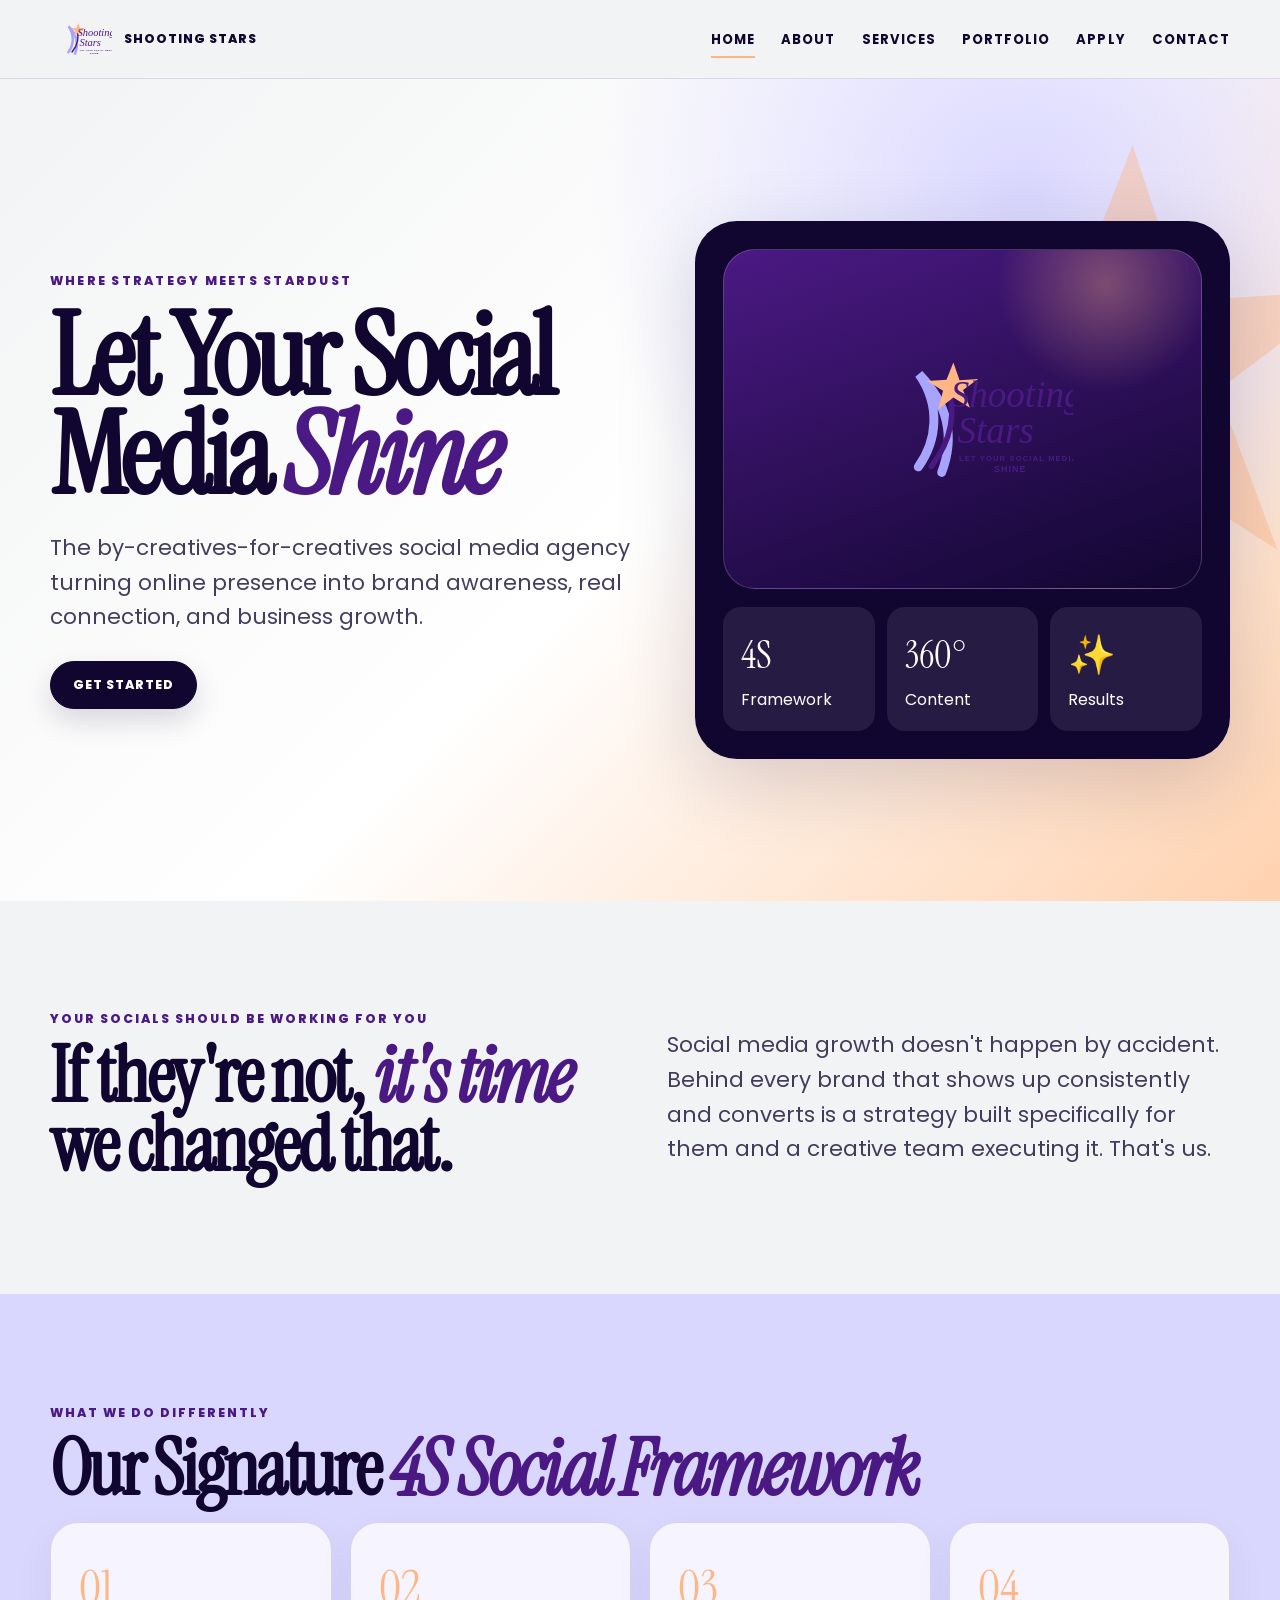
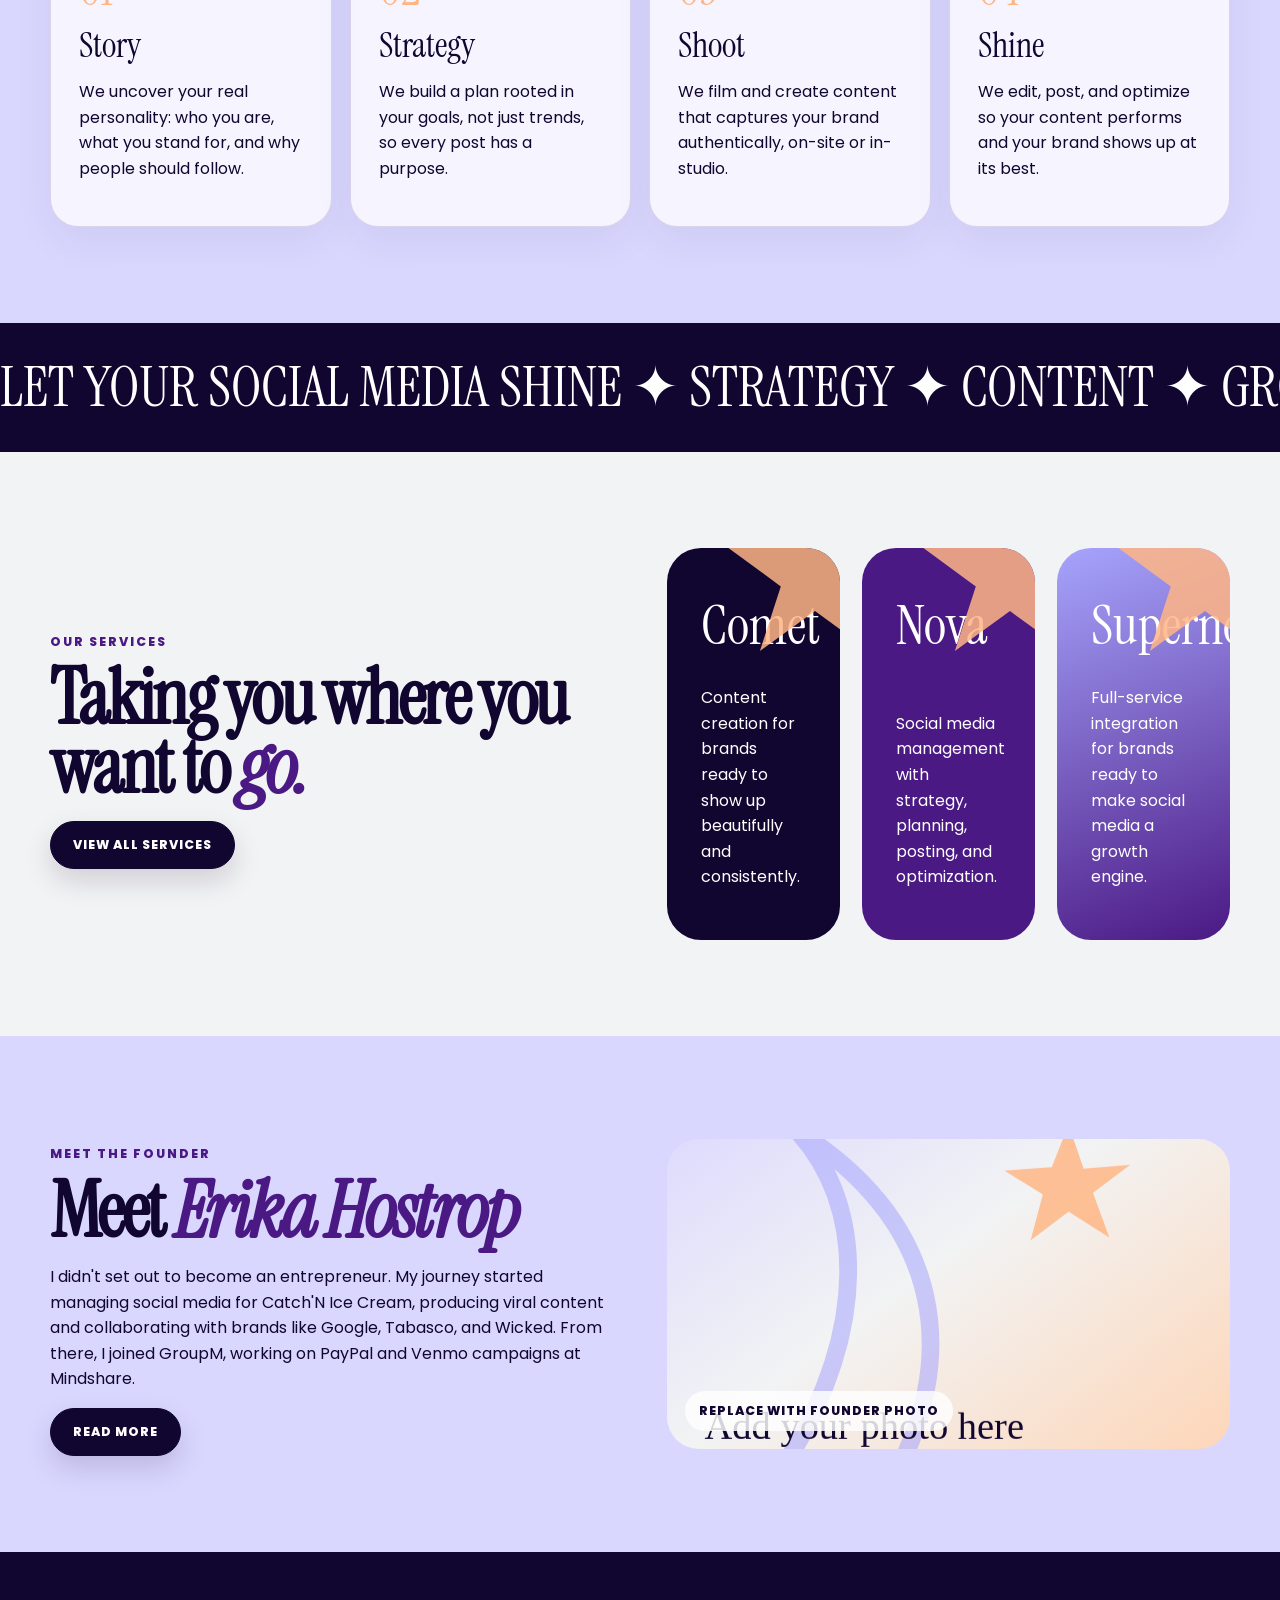
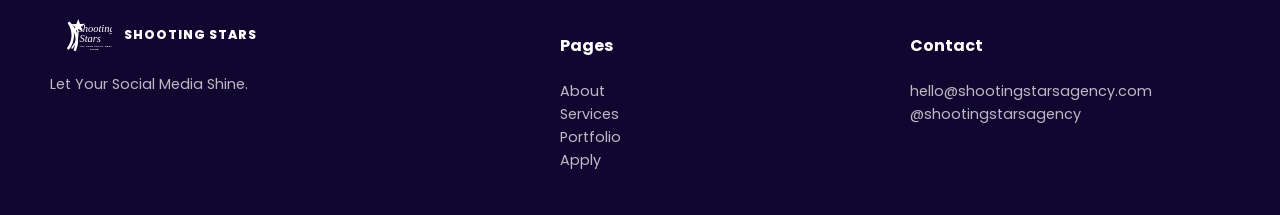
<file: index.html>
<!doctype html><html lang="en"><head><meta charset="utf-8"><meta name="viewport" content="width=device-width,initial-scale=1"><title>Shooting Stars | Social Media Agency</title><meta name="description" content="By-creatives-for-creatives social media agency turning online presence into real business growth."><link rel="stylesheet" href="style.css"></head><body>
<header class="nav"><div class="wrap nav-inner"><a class="brand" href="index.html"><img src="assets/logo.svg" alt="Shooting Stars logo"><span>Shooting Stars</span></a><button class="menu" aria-label="Open menu">☰</button><nav class="links"><a class="active" href="index.html">Home</a><a href="about.html">About</a><a href="services.html">Services</a><a href="portfolio.html">Portfolio</a><a href="apply.html">Apply</a><a href="contact.html">Contact</a></nav></div></header>
<main>
<section class="hero"><div class="wrap hero-grid"><div><p class="kicker">Where Strategy Meets Stardust</p><h1 class="headline">Let Your Social Media <em>Shine</em></h1><p class="lede">The by-creatives-for-creatives social media agency turning online presence into brand awareness, real connection, and business growth.</p><a class="btn" href="apply.html">Get Started</a></div><div class="hero-card"><div class="orbit"><img src="assets/logo.svg" alt="Shooting Stars"></div><div class="stat-strip"><div class="mini"><strong>4S</strong>Framework</div><div class="mini"><strong>360°</strong>Content</div><div class="mini"><strong>✨</strong>Results</div></div></div></div></section>
<section class="section"><div class="wrap split"><div><p class="eyebrow">Your socials should be working for you</p><h2 class="section-title">If they're not, <span>it's time</span> we changed that.</h2></div><p class="lede">Social media growth doesn't happen by accident. Behind every brand that shows up consistently and converts is a strategy built specifically for them and a creative team executing it. That's us.</p></div></section>
<section class="section alt"><div class="wrap"><p class="eyebrow">What we do differently</p><h2 class="section-title">Our Signature <span>4S Social Framework</span></h2><div class="cards"><article class="card"><div class="number">01</div><h3>Story</h3><p>We uncover your real personality: who you are, what you stand for, and why people should follow.</p></article><article class="card"><div class="number">02</div><h3>Strategy</h3><p>We build a plan rooted in your goals, not just trends, so every post has a purpose.</p></article><article class="card"><div class="number">03</div><h3>Shoot</h3><p>We film and create content that captures your brand authentically, on-site or in-studio.</p></article><article class="card"><div class="number">04</div><h3>Shine</h3><p>We edit, post, and optimize so your content performs and your brand shows up at its best.</p></article></div></div></section>
<div class="marquee"><span>LET YOUR SOCIAL MEDIA SHINE ✦ STRATEGY ✦ CONTENT ✦ GROWTH ✦ LET YOUR SOCIAL MEDIA SHINE ✦ STRATEGY ✦ CONTENT ✦ GROWTH ✦ </span></div>
<section class="section"><div class="wrap split"><div><p class="eyebrow">Our Services</p><h2 class="section-title">Taking you where you want to <span>go.</span></h2><a class="btn" href="services.html">View All Services</a></div><div class="services-grid"><article class="service"><h3>Comet</h3><p>Content creation for brands ready to show up beautifully and consistently.</p></article><article class="service"><h3>Nova</h3><p>Social media management with strategy, planning, posting, and optimization.</p></article><article class="service"><h3>Supernova</h3><p>Full-service integration for brands ready to make social media a growth engine.</p></article></div></div></section>
<section class="section alt"><div class="wrap split"><div><p class="eyebrow">Meet the founder</p><h2 class="section-title">Meet <span>Erika Hostrop</span></h2><p>I didn't set out to become an entrepreneur. My journey started managing social media for Catch'N Ice Cream, producing viral content and collaborating with brands like Google, Tabasco, and Wicked. From there, I joined GroupM, working on PayPal and Venmo campaigns at Mindshare.</p><a class="btn" href="about.html">Read More</a></div><div class="tile" data-label="Replace with founder photo"></div></div></section>
</main><footer class="footer"><div class="wrap footer-grid"><div><a class="brand" href="index.html"><img src="assets/logo.svg" alt="logo"><span>Shooting Stars</span></a><p class="small">Let Your Social Media Shine.</p></div><div><h4>Pages</h4><p class="small"><a href="about.html">About</a><br><a href="services.html">Services</a><br><a href="portfolio.html">Portfolio</a><br><a href="apply.html">Apply</a></p></div><div><h4>Contact</h4><p class="small">hello@shootingstarsagency.com<br>@shootingstarsagency</p></div></div></footer><script src="script.js"></script></body></html>
</file>
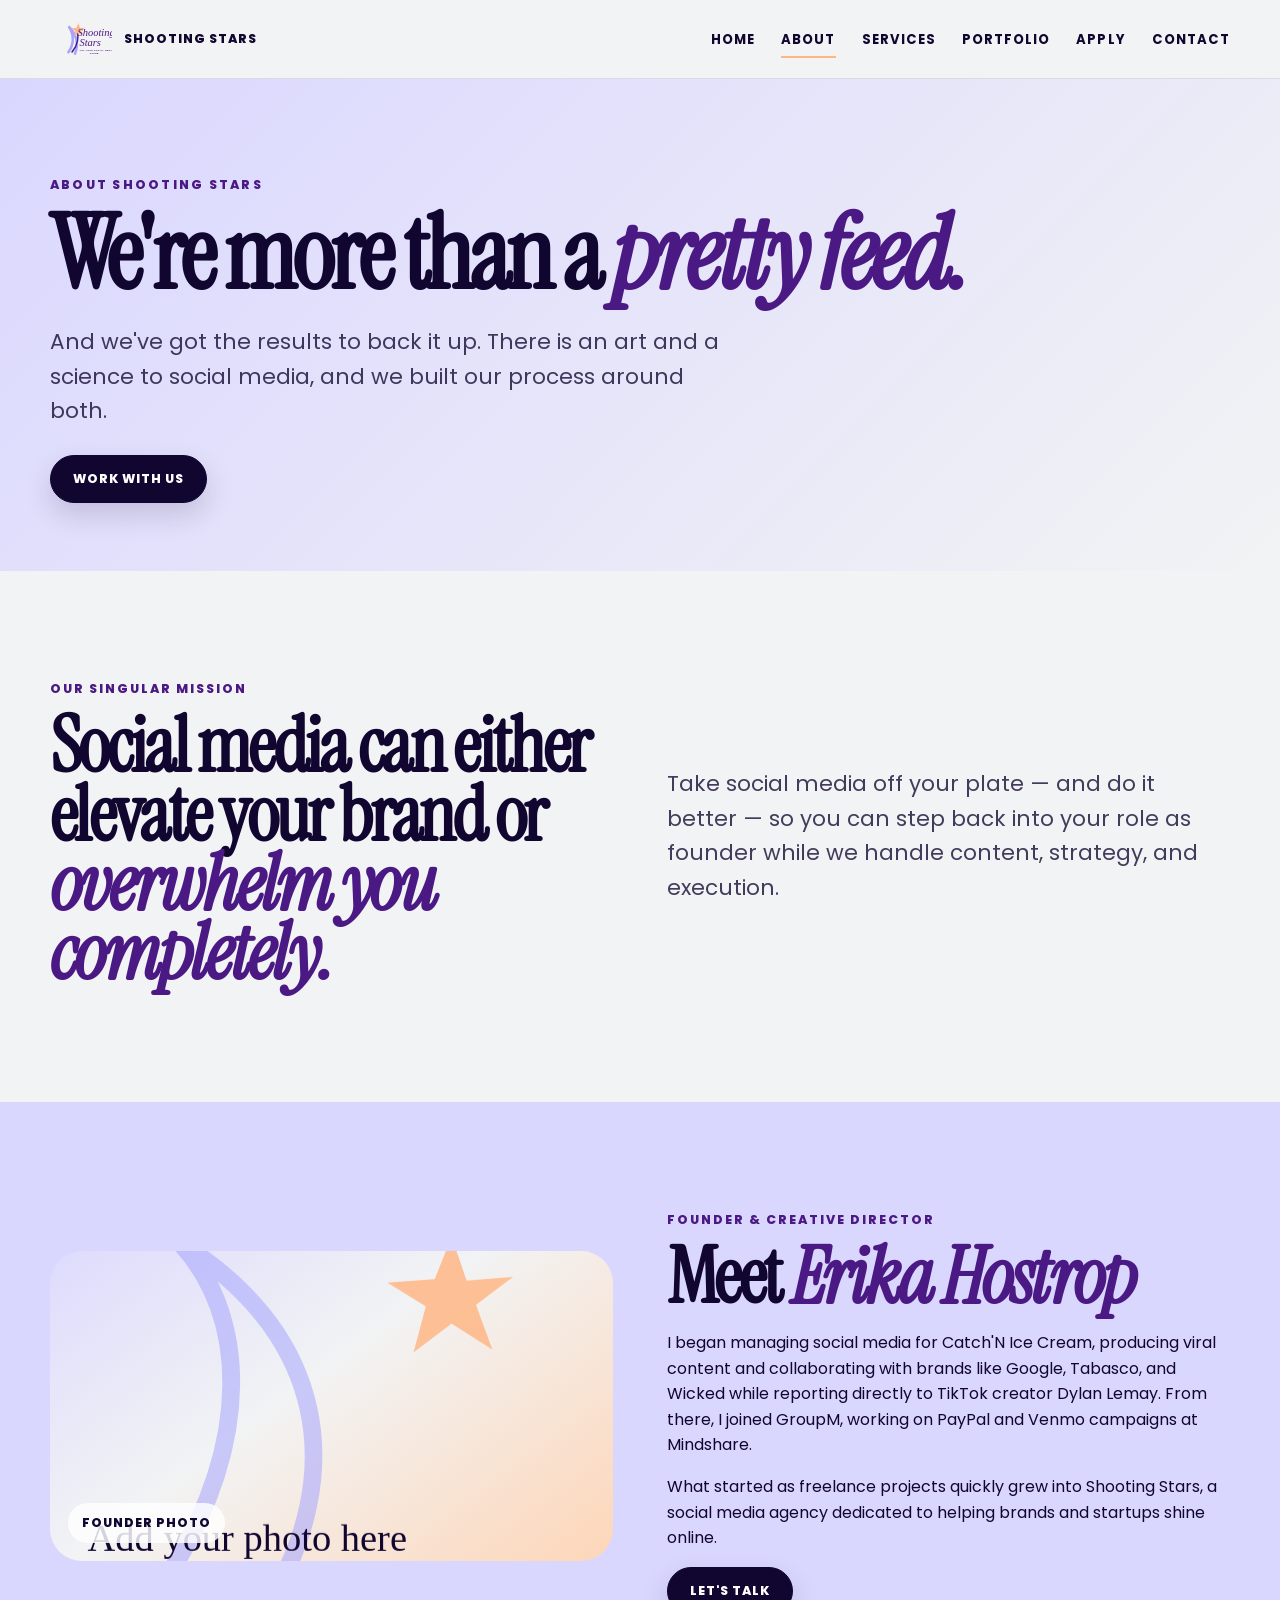
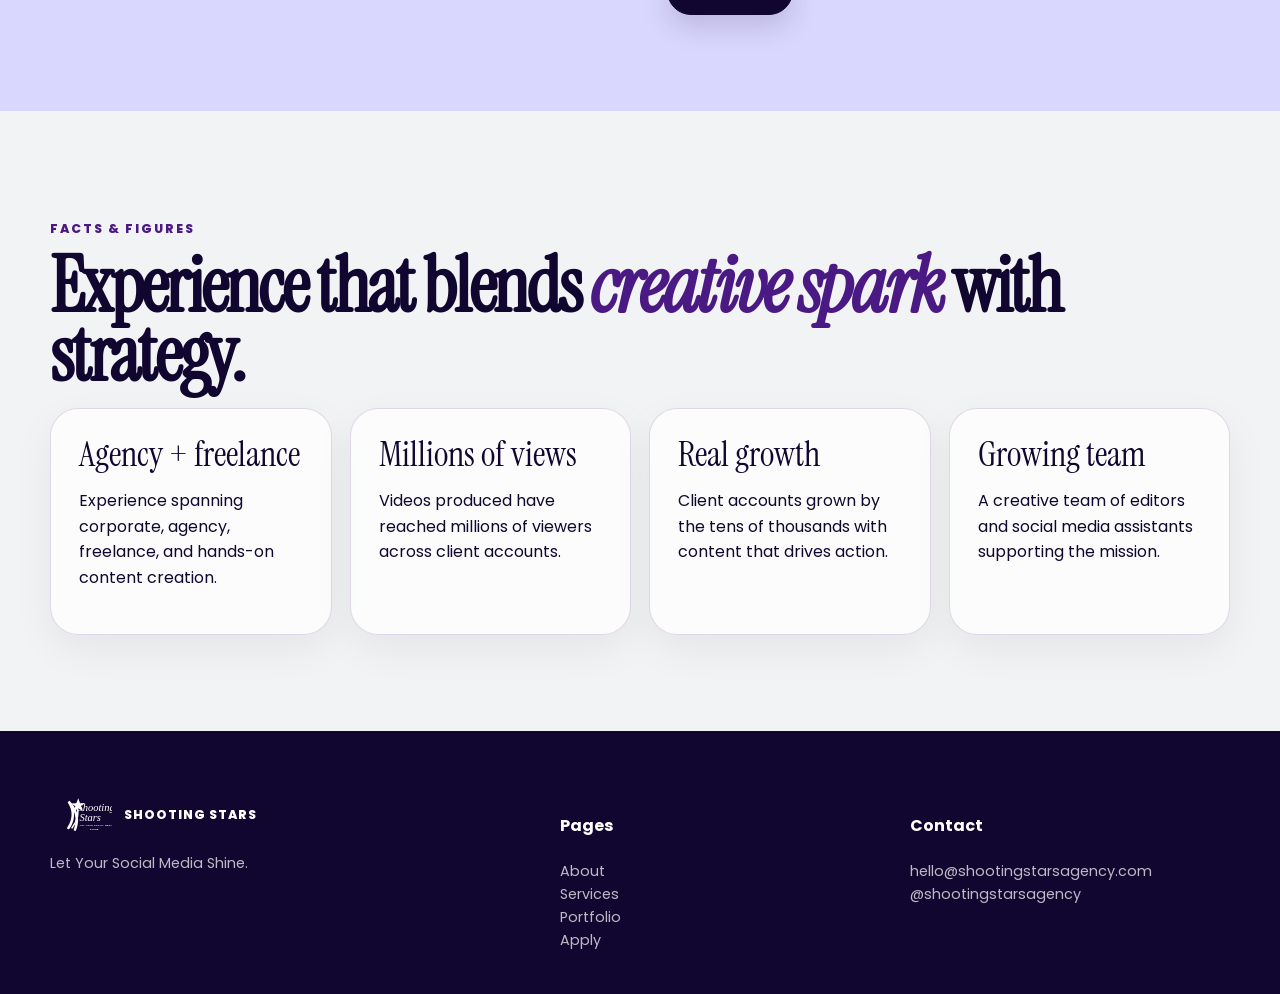
<file: about.html>
<!doctype html><html lang="en"><head><meta charset="utf-8"><meta name="viewport" content="width=device-width,initial-scale=1"><title>Shooting Stars | About</title><meta name="description" content="Shooting Stars social media agency"><link rel="stylesheet" href="style.css"></head><body><header class="nav"><div class="wrap nav-inner"><a class="brand" href="index.html"><img src="assets/logo.svg" alt="Shooting Stars logo"><span>Shooting Stars</span></a><button class="menu" aria-label="Open menu">☰</button><nav class="links"><a  href="index.html">Home</a><a class=active href="about.html">About</a><a  href="services.html">Services</a><a  href="portfolio.html">Portfolio</a><a  href="apply.html">Apply</a><a  href="contact.html">Contact</a></nav></div></header><main><section class="page-hero"><div class="wrap"><p class="kicker">About Shooting Stars</p><h1 class="headline">We're more than a <em>pretty feed.</em></h1><p class="lede">And we've got the results to back it up. There is an art and a science to social media, and we built our process around both.</p><a class="btn" href="apply.html">Work With Us</a></div></section><section class="section"><div class="wrap split"><div><p class="eyebrow">Our Singular Mission</p><h2 class="section-title">Social media can either elevate your brand or <span>overwhelm you completely.</span></h2></div><p class="lede">Take social media off your plate — and do it better — so you can step back into your role as founder while we handle content, strategy, and execution.</p></div></section><section class="section alt"><div class="wrap split"><div class="tile" data-label="Founder photo"></div><div><p class="eyebrow">Founder & Creative Director</p><h2 class="section-title">Meet <span>Erika Hostrop</span></h2><p>I began managing social media for Catch'N Ice Cream, producing viral content and collaborating with brands like Google, Tabasco, and Wicked while reporting directly to TikTok creator Dylan Lemay. From there, I joined GroupM, working on PayPal and Venmo campaigns at Mindshare.</p><p>What started as freelance projects quickly grew into Shooting Stars, a social media agency dedicated to helping brands and startups shine online.</p><a class="btn" href="contact.html">Let's Talk</a></div></div></section><section class="section"><div class="wrap"><p class="eyebrow">Facts & Figures</p><h2 class="section-title">Experience that blends <span>creative spark</span> with strategy.</h2><div class="cards"><article class="card"><h3>Agency + freelance</h3><p>Experience spanning corporate, agency, freelance, and hands-on content creation.</p></article><article class="card"><h3>Millions of views</h3><p>Videos produced have reached millions of viewers across client accounts.</p></article><article class="card"><h3>Real growth</h3><p>Client accounts grown by the tens of thousands with content that drives action.</p></article><article class="card"><h3>Growing team</h3><p>A creative team of editors and social media assistants supporting the mission.</p></article></div></div></section></main><footer class="footer"><div class="wrap footer-grid"><div><a class="brand" href="index.html"><img src="assets/logo.svg" alt="logo"><span>Shooting Stars</span></a><p class="small">Let Your Social Media Shine.</p></div><div><h4>Pages</h4><p class="small"><a href="about.html">About</a><br><a href="services.html">Services</a><br><a href="portfolio.html">Portfolio</a><br><a href="apply.html">Apply</a></p></div><div><h4>Contact</h4><p class="small">hello@shootingstarsagency.com<br>@shootingstarsagency</p></div></div></footer><script src="script.js"></script></body></html>
</file>
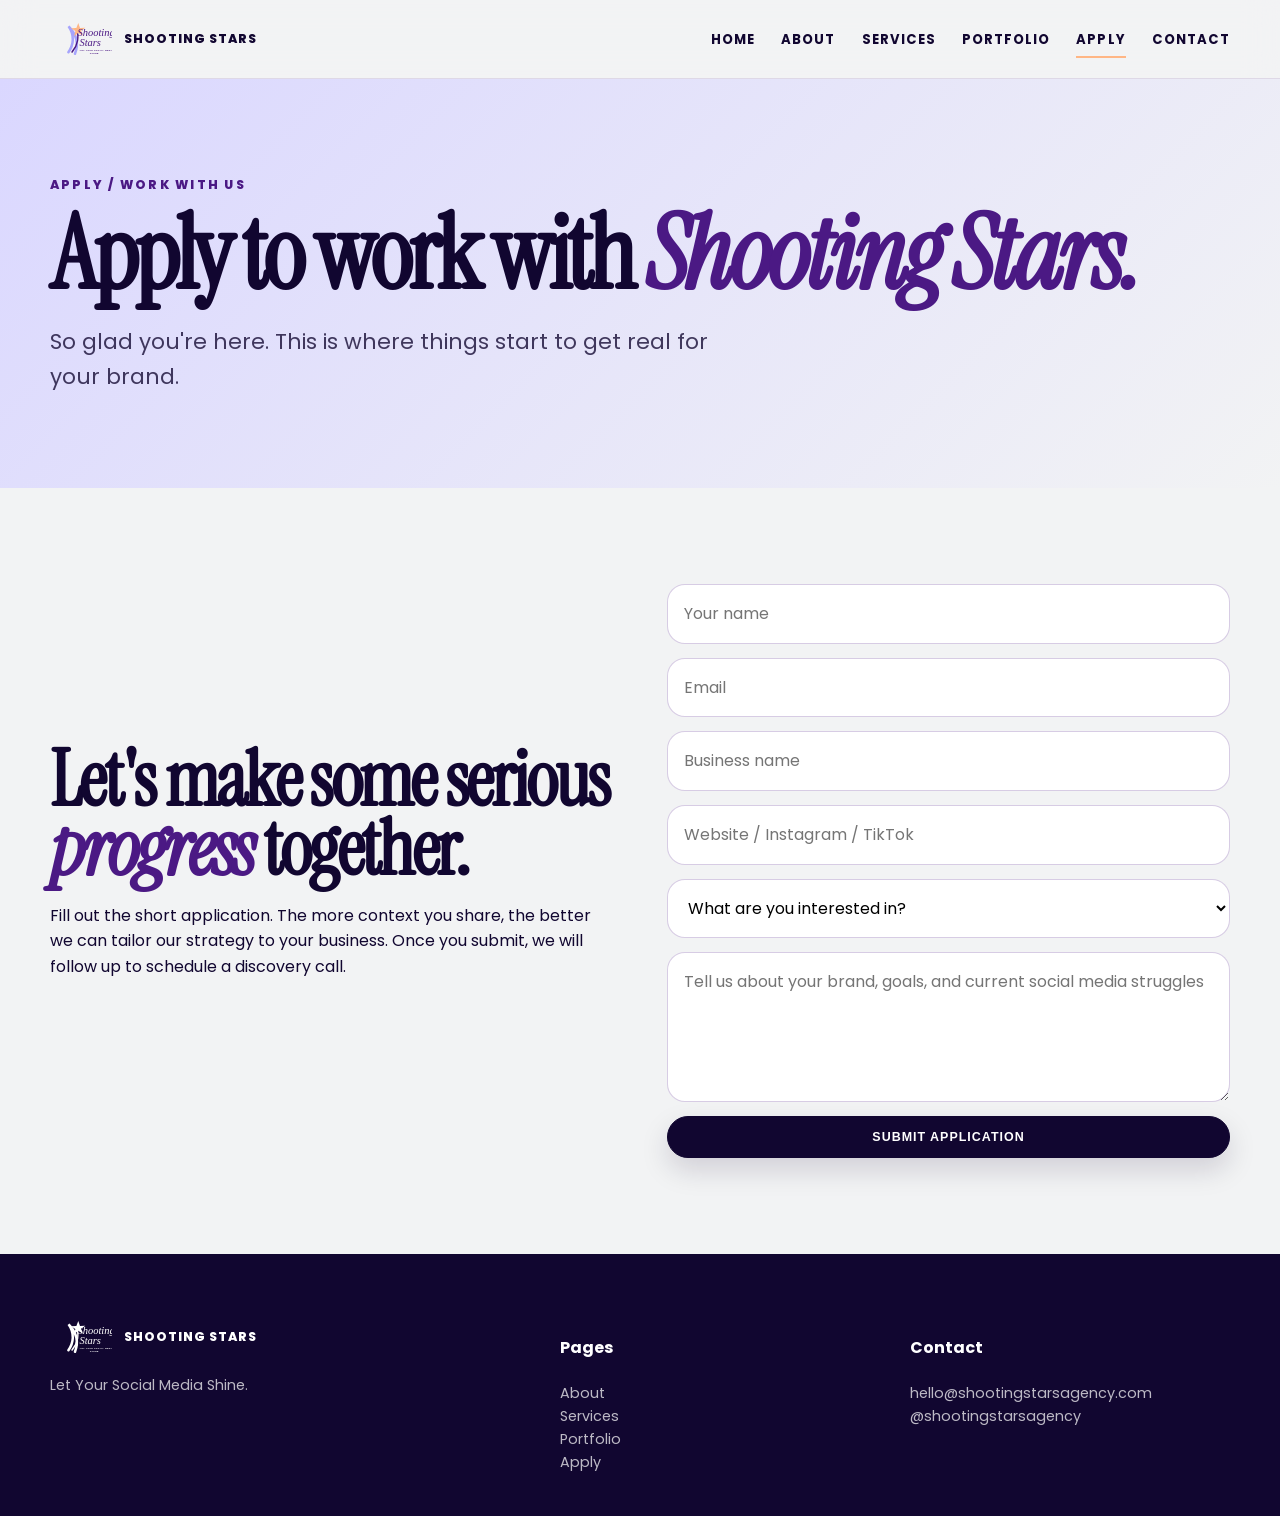
<file: apply.html>
<!doctype html><html lang="en"><head><meta charset="utf-8"><meta name="viewport" content="width=device-width,initial-scale=1"><title>Shooting Stars | Apply</title><meta name="description" content="Shooting Stars social media agency"><link rel="stylesheet" href="style.css"></head><body><header class="nav"><div class="wrap nav-inner"><a class="brand" href="index.html"><img src="assets/logo.svg" alt="Shooting Stars logo"><span>Shooting Stars</span></a><button class="menu" aria-label="Open menu">☰</button><nav class="links"><a  href="index.html">Home</a><a  href="about.html">About</a><a  href="services.html">Services</a><a  href="portfolio.html">Portfolio</a><a class=active href="apply.html">Apply</a><a  href="contact.html">Contact</a></nav></div></header><main><section class="page-hero"><div class="wrap"><p class="kicker">Apply / Work With Us</p><h1 class="headline">Apply to work with <em>Shooting Stars.</em></h1><p class="lede">So glad you're here. This is where things start to get real for your brand.</p></div></section><section class="section"><div class="wrap split"><div><h2 class="section-title">Let's make some serious <span>progress</span> together.</h2><p>Fill out the short application. The more context you share, the better we can tailor our strategy to your business. Once you submit, we will follow up to schedule a discovery call.</p></div><form class="form" name="application" method="POST" data-netlify="true"><input type="hidden" name="form-name" value="application"><input name="name" placeholder="Your name" required><input name="email" type="email" placeholder="Email" required><input name="business" placeholder="Business name"><input name="website" placeholder="Website / Instagram / TikTok"><select name="service"><option>What are you interested in?</option><option>Content Creation</option><option>Social Media Management</option><option>Full-Service Integration</option><option>Not sure yet</option></select><textarea name="message" placeholder="Tell us about your brand, goals, and current social media struggles"></textarea><button class="btn" type="submit">Submit Application</button></form></div></section></main><footer class="footer"><div class="wrap footer-grid"><div><a class="brand" href="index.html"><img src="assets/logo.svg" alt="logo"><span>Shooting Stars</span></a><p class="small">Let Your Social Media Shine.</p></div><div><h4>Pages</h4><p class="small"><a href="about.html">About</a><br><a href="services.html">Services</a><br><a href="portfolio.html">Portfolio</a><br><a href="apply.html">Apply</a></p></div><div><h4>Contact</h4><p class="small">hello@shootingstarsagency.com<br>@shootingstarsagency</p></div></div></footer><script src="script.js"></script></body></html>
</file>
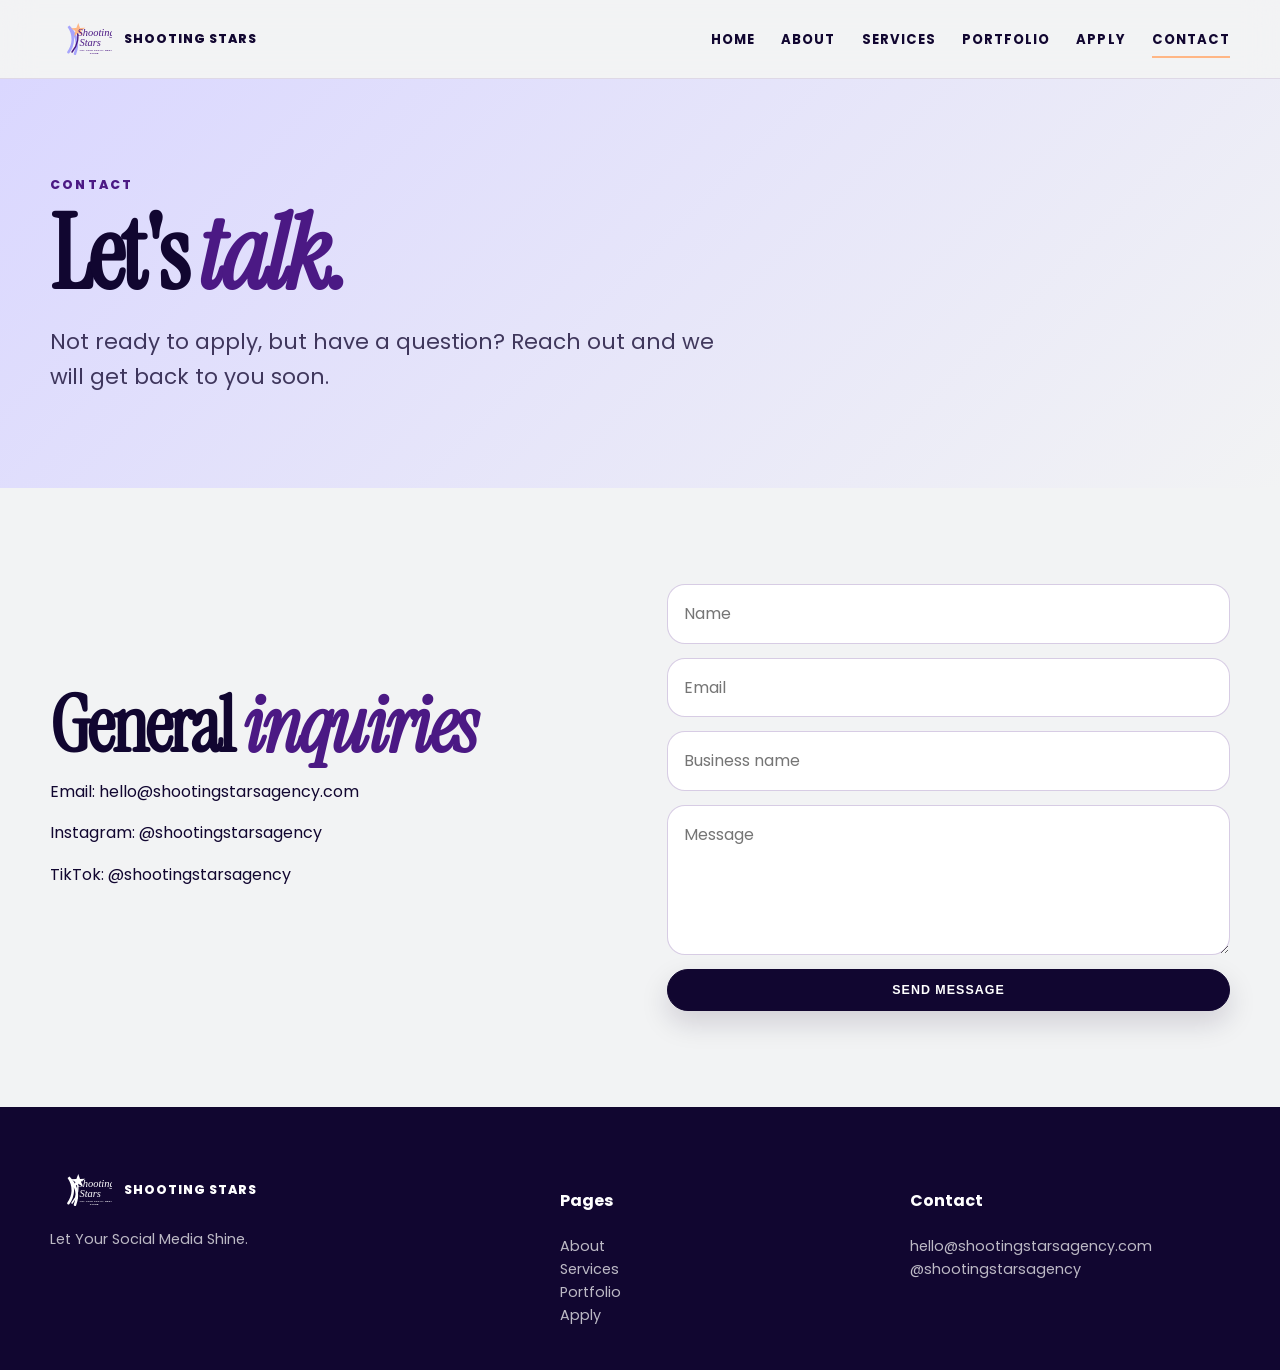
<file: contact.html>
<!doctype html><html lang="en"><head><meta charset="utf-8"><meta name="viewport" content="width=device-width,initial-scale=1"><title>Shooting Stars | Contact</title><meta name="description" content="Shooting Stars social media agency"><link rel="stylesheet" href="style.css"></head><body><header class="nav"><div class="wrap nav-inner"><a class="brand" href="index.html"><img src="assets/logo.svg" alt="Shooting Stars logo"><span>Shooting Stars</span></a><button class="menu" aria-label="Open menu">☰</button><nav class="links"><a  href="index.html">Home</a><a  href="about.html">About</a><a  href="services.html">Services</a><a  href="portfolio.html">Portfolio</a><a  href="apply.html">Apply</a><a class=active href="contact.html">Contact</a></nav></div></header><main><section class="page-hero"><div class="wrap"><p class="kicker">Contact</p><h1 class="headline">Let's <em>talk.</em></h1><p class="lede">Not ready to apply, but have a question? Reach out and we will get back to you soon.</p></div></section><section class="section"><div class="wrap split"><div><h2 class="section-title">General <span>inquiries</span></h2><p>Email: hello@shootingstarsagency.com</p><p>Instagram: @shootingstarsagency</p><p>TikTok: @shootingstarsagency</p></div><form class="form" name="contact" method="POST" data-netlify="true"><input type="hidden" name="form-name" value="contact"><input name="name" placeholder="Name" required><input name="email" type="email" placeholder="Email" required><input name="business" placeholder="Business name"><textarea name="message" placeholder="Message" required></textarea><button class="btn" type="submit">Send Message</button></form></div></section></main><footer class="footer"><div class="wrap footer-grid"><div><a class="brand" href="index.html"><img src="assets/logo.svg" alt="logo"><span>Shooting Stars</span></a><p class="small">Let Your Social Media Shine.</p></div><div><h4>Pages</h4><p class="small"><a href="about.html">About</a><br><a href="services.html">Services</a><br><a href="portfolio.html">Portfolio</a><br><a href="apply.html">Apply</a></p></div><div><h4>Contact</h4><p class="small">hello@shootingstarsagency.com<br>@shootingstarsagency</p></div></div></footer><script src="script.js"></script></body></html>
</file>
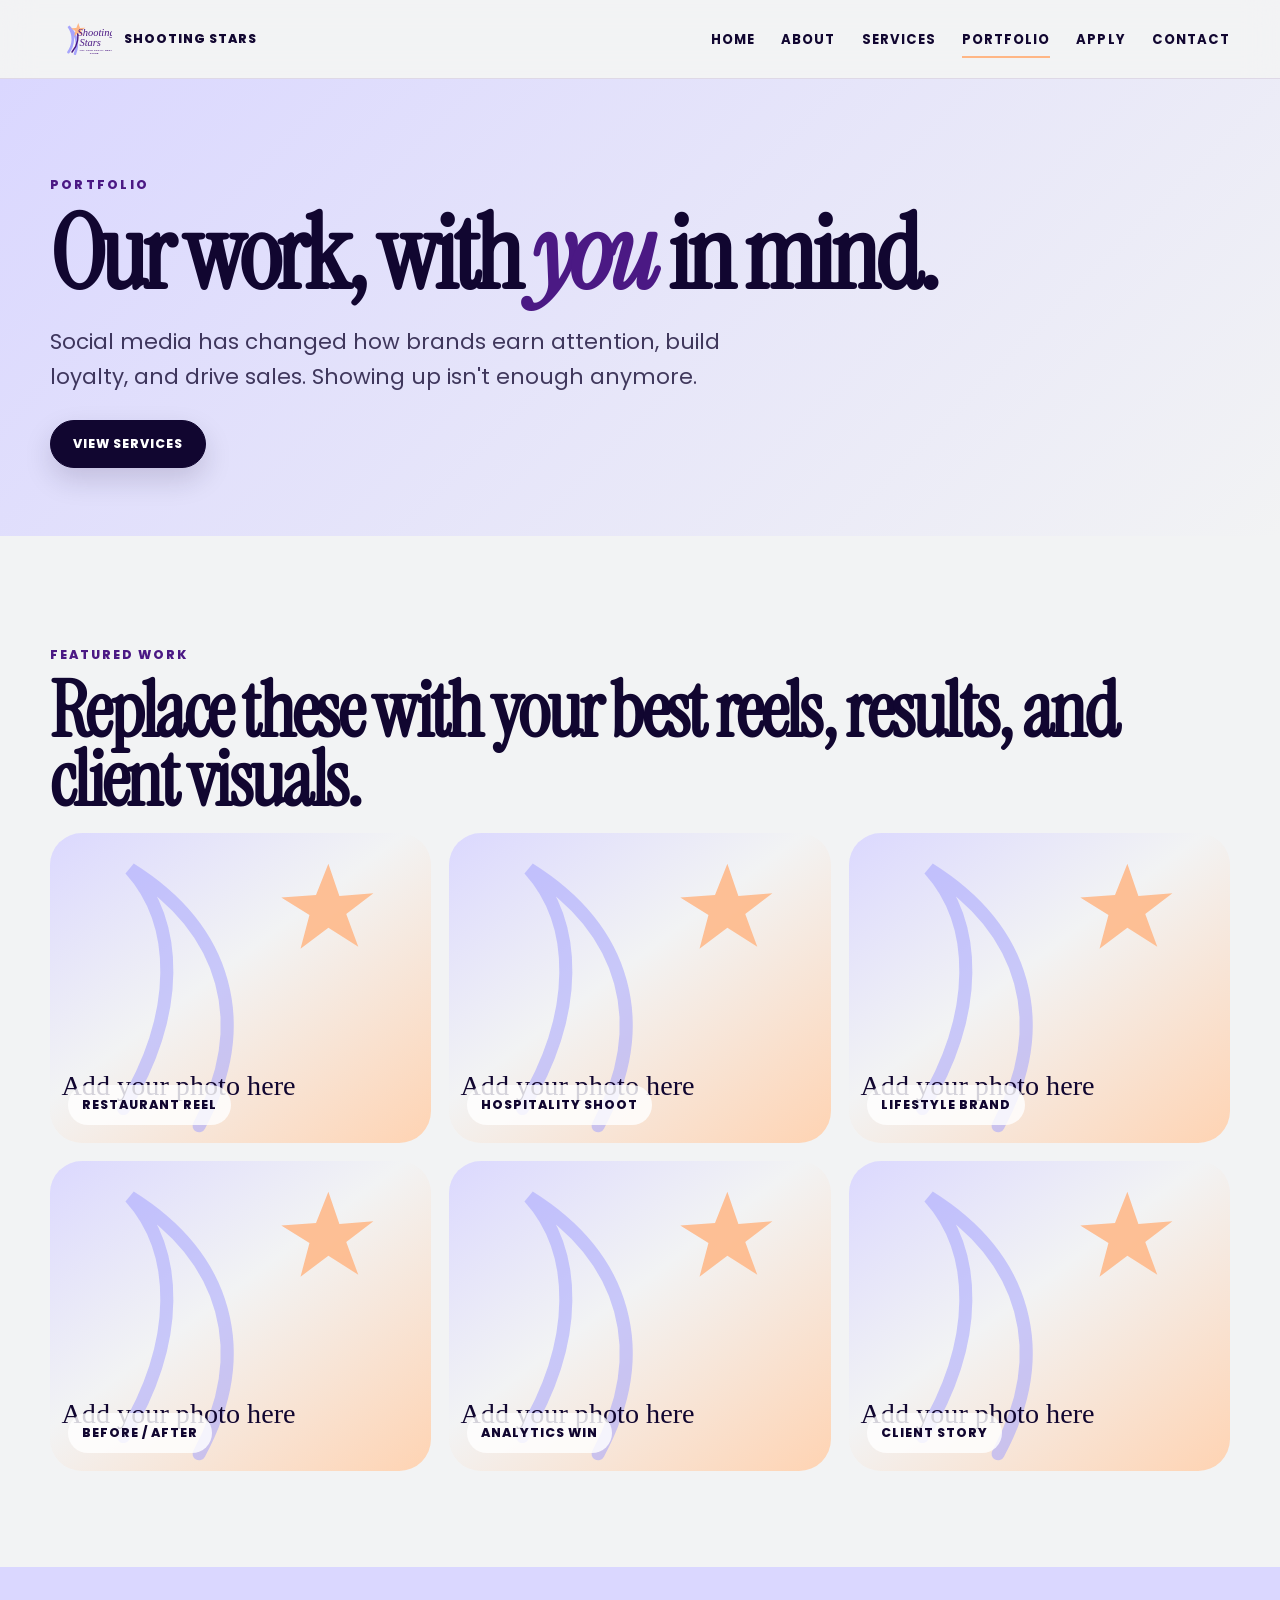
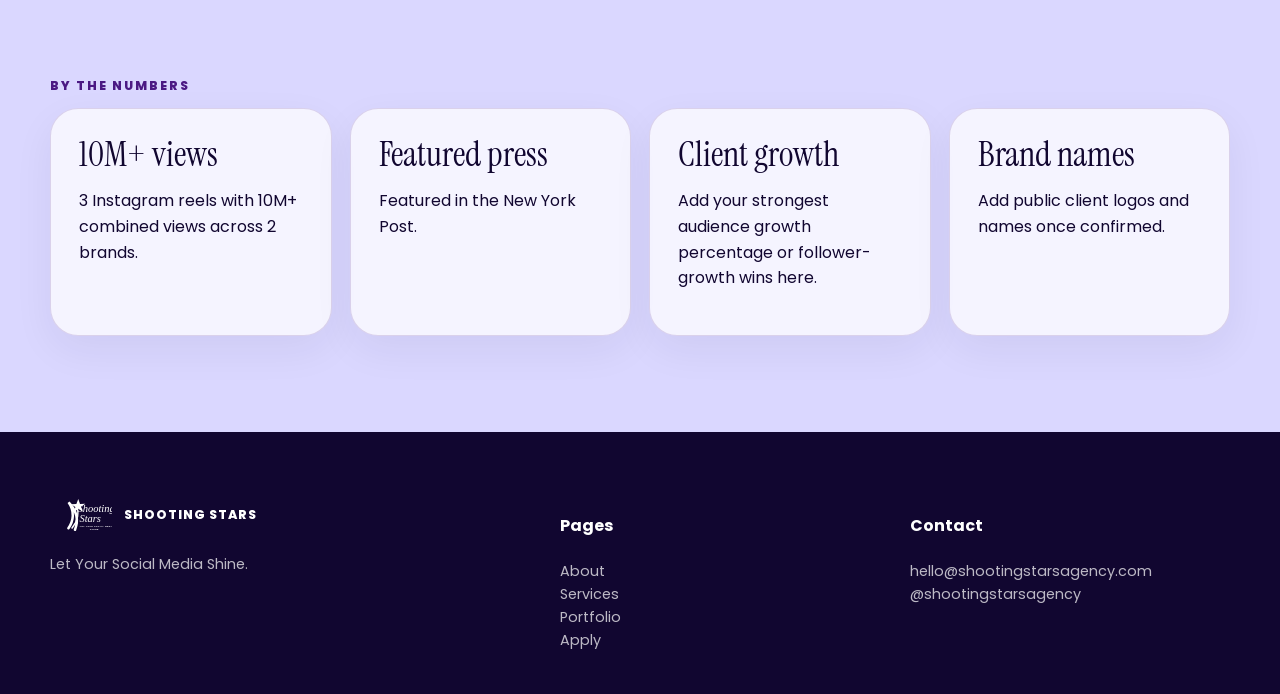
<file: portfolio.html>
<!doctype html><html lang="en"><head><meta charset="utf-8"><meta name="viewport" content="width=device-width,initial-scale=1"><title>Shooting Stars | Portfolio</title><meta name="description" content="Shooting Stars social media agency"><link rel="stylesheet" href="style.css"></head><body><header class="nav"><div class="wrap nav-inner"><a class="brand" href="index.html"><img src="assets/logo.svg" alt="Shooting Stars logo"><span>Shooting Stars</span></a><button class="menu" aria-label="Open menu">☰</button><nav class="links"><a  href="index.html">Home</a><a  href="about.html">About</a><a  href="services.html">Services</a><a class=active href="portfolio.html">Portfolio</a><a  href="apply.html">Apply</a><a  href="contact.html">Contact</a></nav></div></header><main><section class="page-hero"><div class="wrap"><p class="kicker">Portfolio</p><h1 class="headline">Our work, with <em>you</em> in mind.</h1><p class="lede">Social media has changed how brands earn attention, build loyalty, and drive sales. Showing up isn't enough anymore.</p><a class="btn" href="services.html">View Services</a></div></section><section class="section"><div class="wrap"><p class="eyebrow">Featured Work</p><h2 class="section-title">Replace these with your best reels, results, and client visuals.</h2><div class="gallery"><div class="tile" data-label="Restaurant reel"></div><div class="tile" data-label="Hospitality shoot"></div><div class="tile" data-label="Lifestyle brand"></div><div class="tile" data-label="Before / after"></div><div class="tile" data-label="Analytics win"></div><div class="tile" data-label="Client story"></div></div></div></section><section class="section alt"><div class="wrap"><p class="eyebrow">By The Numbers</p><div class="cards"><article class="card"><h3>10M+ views</h3><p>3 Instagram reels with 10M+ combined views across 2 brands.</p></article><article class="card"><h3>Featured press</h3><p>Featured in the New York Post.</p></article><article class="card"><h3>Client growth</h3><p>Add your strongest audience growth percentage or follower-growth wins here.</p></article><article class="card"><h3>Brand names</h3><p>Add public client logos and names once confirmed.</p></article></div></div></section></main><footer class="footer"><div class="wrap footer-grid"><div><a class="brand" href="index.html"><img src="assets/logo.svg" alt="logo"><span>Shooting Stars</span></a><p class="small">Let Your Social Media Shine.</p></div><div><h4>Pages</h4><p class="small"><a href="about.html">About</a><br><a href="services.html">Services</a><br><a href="portfolio.html">Portfolio</a><br><a href="apply.html">Apply</a></p></div><div><h4>Contact</h4><p class="small">hello@shootingstarsagency.com<br>@shootingstarsagency</p></div></div></footer><script src="script.js"></script></body></html>
</file>
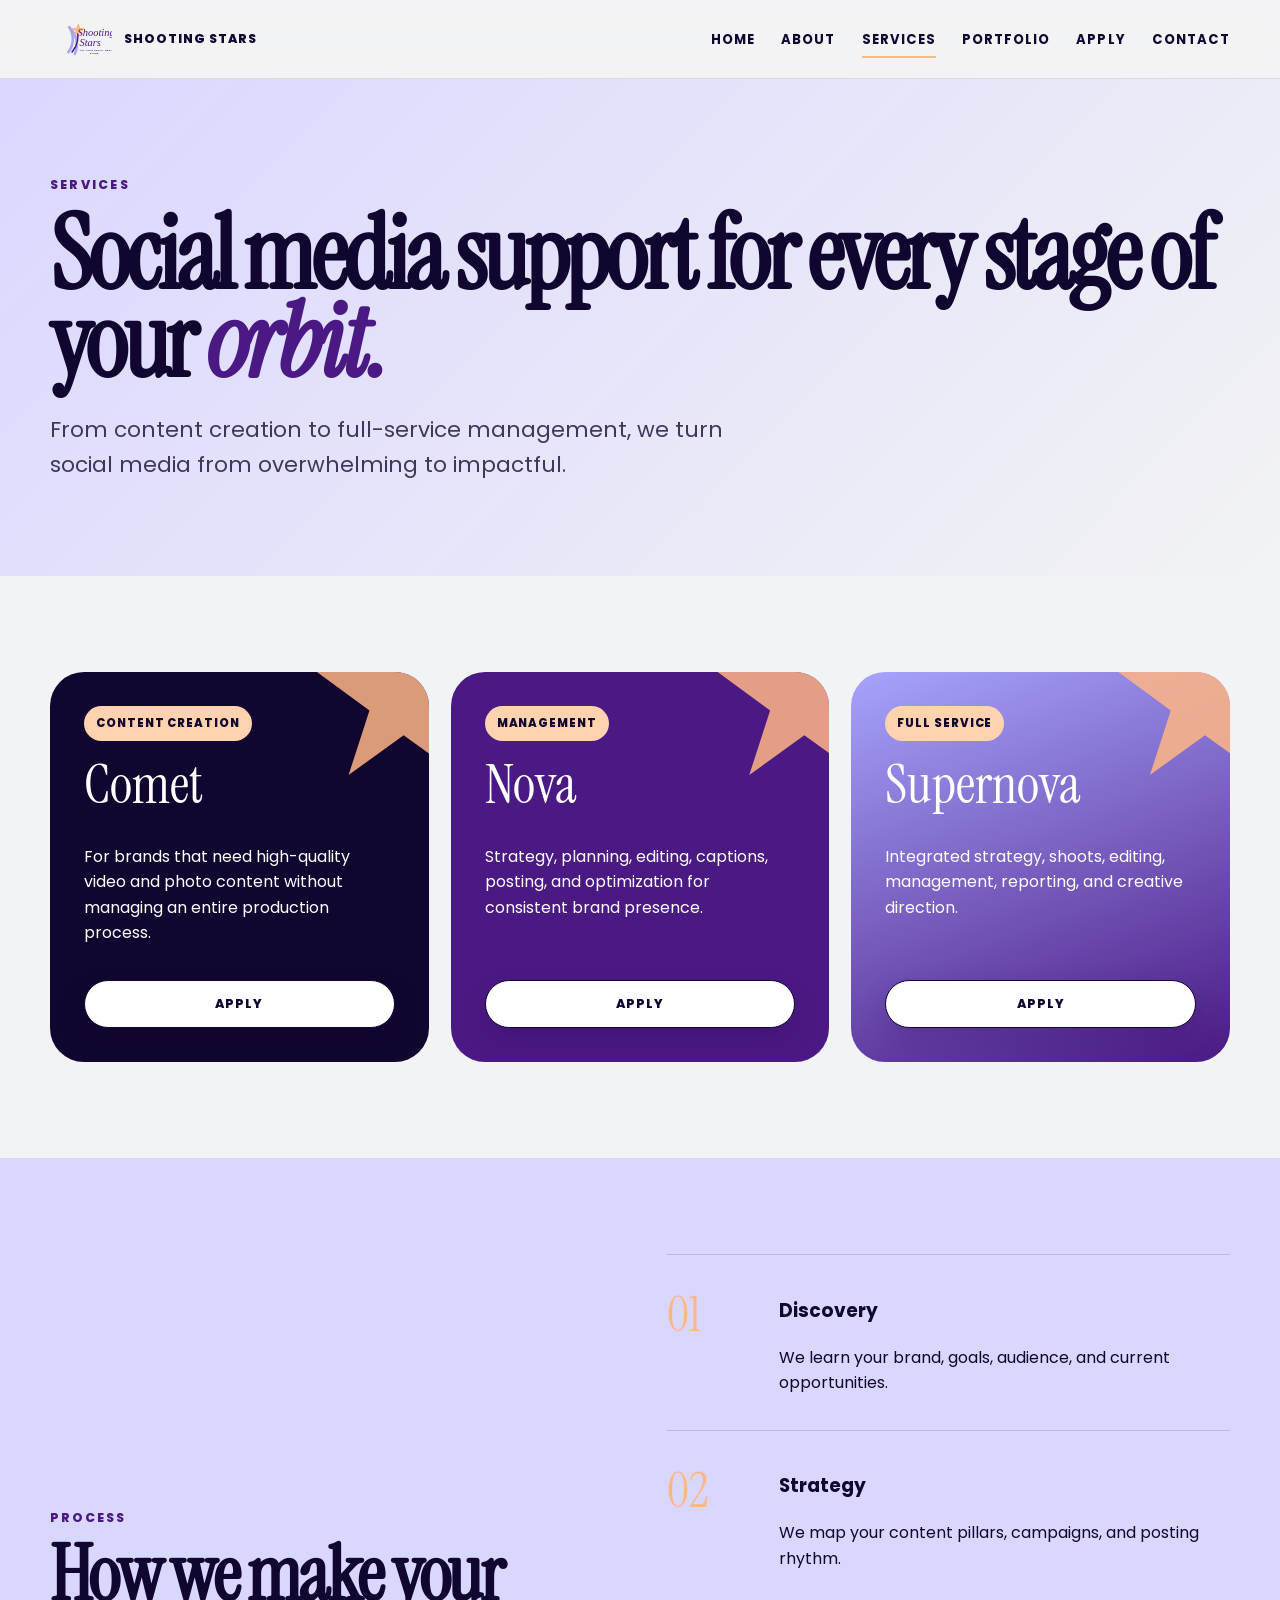
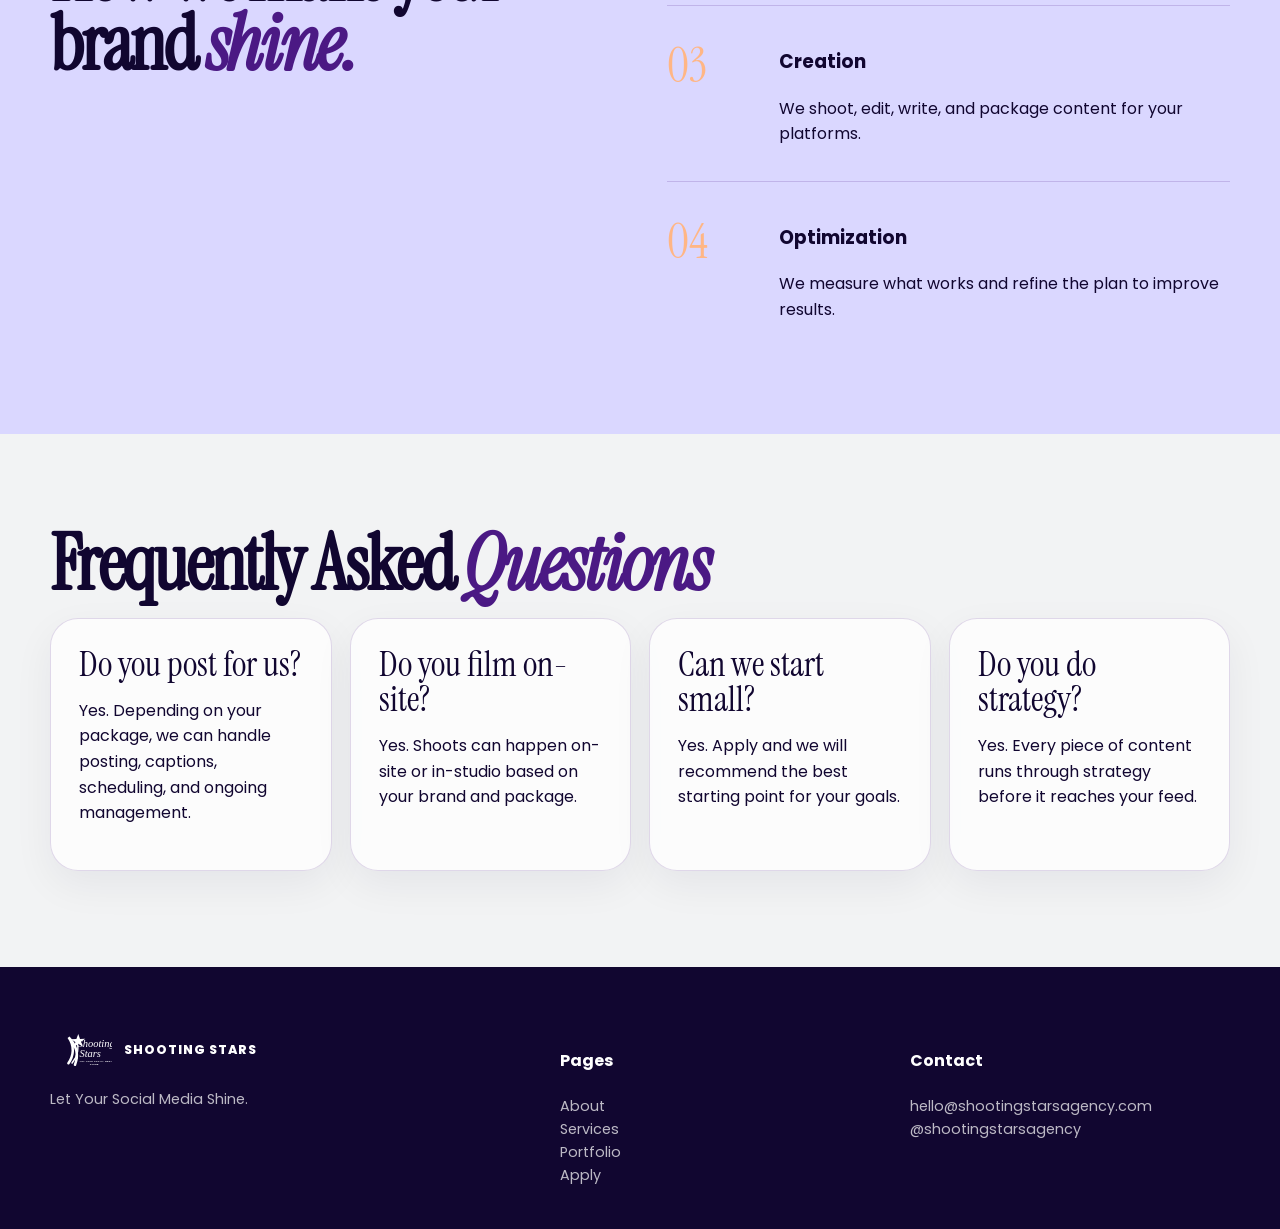
<file: services.html>
<!doctype html><html lang="en"><head><meta charset="utf-8"><meta name="viewport" content="width=device-width,initial-scale=1"><title>Shooting Stars | Services</title><meta name="description" content="Shooting Stars social media agency"><link rel="stylesheet" href="style.css"></head><body><header class="nav"><div class="wrap nav-inner"><a class="brand" href="index.html"><img src="assets/logo.svg" alt="Shooting Stars logo"><span>Shooting Stars</span></a><button class="menu" aria-label="Open menu">☰</button><nav class="links"><a  href="index.html">Home</a><a  href="about.html">About</a><a class=active href="services.html">Services</a><a  href="portfolio.html">Portfolio</a><a  href="apply.html">Apply</a><a  href="contact.html">Contact</a></nav></div></header><main><section class="page-hero"><div class="wrap"><p class="kicker">Services</p><h1 class="headline">Social media support for every stage of your <em>orbit.</em></h1><p class="lede">From content creation to full-service management, we turn social media from overwhelming to impactful.</p></div></section><section class="section"><div class="wrap services-grid"><article class="service"><div><span class="badge">Content Creation</span><h3>Comet</h3><p>For brands that need high-quality video and photo content without managing an entire production process.</p></div><a class="btn light" href="apply.html">Apply</a></article><article class="service"><div><span class="badge">Management</span><h3>Nova</h3><p>Strategy, planning, editing, captions, posting, and optimization for consistent brand presence.</p></div><a class="btn light" href="apply.html">Apply</a></article><article class="service"><div><span class="badge">Full Service</span><h3>Supernova</h3><p>Integrated strategy, shoots, editing, management, reporting, and creative direction.</p></div><a class="btn light" href="apply.html">Apply</a></article></div></section><section class="section alt"><div class="wrap split"><div><p class="eyebrow">Process</p><h2 class="section-title">How we make your brand <span>shine.</span></h2></div><div class="process"><div class="process-row"><div><h3>Discovery</h3><p>We learn your brand, goals, audience, and current opportunities.</p></div></div><div class="process-row"><div><h3>Strategy</h3><p>We map your content pillars, campaigns, and posting rhythm.</p></div></div><div class="process-row"><div><h3>Creation</h3><p>We shoot, edit, write, and package content for your platforms.</p></div></div><div class="process-row"><div><h3>Optimization</h3><p>We measure what works and refine the plan to improve results.</p></div></div></div></div></section><section class="section"><div class="wrap"><h2 class="section-title">Frequently Asked <span>Questions</span></h2><div class="cards"><article class="card"><h3>Do you post for us?</h3><p>Yes. Depending on your package, we can handle posting, captions, scheduling, and ongoing management.</p></article><article class="card"><h3>Do you film on-site?</h3><p>Yes. Shoots can happen on-site or in-studio based on your brand and package.</p></article><article class="card"><h3>Can we start small?</h3><p>Yes. Apply and we will recommend the best starting point for your goals.</p></article><article class="card"><h3>Do you do strategy?</h3><p>Yes. Every piece of content runs through strategy before it reaches your feed.</p></article></div></div></section></main><footer class="footer"><div class="wrap footer-grid"><div><a class="brand" href="index.html"><img src="assets/logo.svg" alt="logo"><span>Shooting Stars</span></a><p class="small">Let Your Social Media Shine.</p></div><div><h4>Pages</h4><p class="small"><a href="about.html">About</a><br><a href="services.html">Services</a><br><a href="portfolio.html">Portfolio</a><br><a href="apply.html">Apply</a></p></div><div><h4>Contact</h4><p class="small">hello@shootingstarsagency.com<br>@shootingstarsagency</p></div></div></footer><script src="script.js"></script></body></html>
</file>
<file: style.css>
@import url('https://fonts.googleapis.com/css2?family=Instrument+Serif:ital@0;1&family=Poppins:wght@400;500;600;700;800&display=swap');
:root{--nebula:#4B1984;--comet:#FFB685;--flare:#FFD2B0;--midnight:#110630;--moon:#F2F3F4;--hazy:#A6A4FC;--lav:#DAD7FF;--ink:#170b32;--white:#fff;--max:1180px;--radius:28px;--shadow:0 24px 80px rgba(17,6,48,.16)}
*{box-sizing:border-box}html{scroll-behavior:smooth}body{margin:0;background:var(--moon);color:var(--midnight);font-family:Poppins,system-ui,sans-serif;line-height:1.6;overflow-x:hidden}a{color:inherit;text-decoration:none}img{max-width:100%;display:block}.wrap{width:min(var(--max),calc(100% - 40px));margin:auto}.nav{position:sticky;top:0;z-index:99;background:rgba(242,243,244,.78);backdrop-filter:blur(16px);border-bottom:1px solid rgba(75,25,132,.12)}.nav-inner{height:78px;display:flex;align-items:center;justify-content:space-between}.brand{display:flex;align-items:center;gap:12px;font-weight:800;letter-spacing:.08em;text-transform:uppercase;font-size:.78rem}.brand img{width:62px}.links{display:flex;align-items:center;gap:26px;font-size:.82rem;font-weight:700;text-transform:uppercase;letter-spacing:.08em}.links a{position:relative}.links a:after{content:"";position:absolute;left:0;bottom:-8px;width:0;height:2px;background:var(--comet);transition:.25s}.links a:hover:after,.links a.active:after{width:100%}.btn,.button{display:inline-flex;align-items:center;justify-content:center;gap:10px;border:1px solid var(--midnight);border-radius:999px;padding:13px 22px;font-weight:800;text-transform:uppercase;letter-spacing:.08em;font-size:.78rem;background:var(--midnight);color:var(--white);box-shadow:0 12px 28px rgba(17,6,48,.15);transition:.25s}.btn:hover,.button:hover{transform:translateY(-3px);background:var(--nebula)}.btn.light{background:var(--white);color:var(--midnight)}.menu{display:none;border:0;background:transparent;font-size:1.8rem}.hero{position:relative;min-height:calc(100vh - 78px);display:grid;align-items:center;overflow:hidden;background:radial-gradient(circle at 80% 15%,var(--lav),transparent 35%),linear-gradient(135deg,var(--moon),#fff 52%,var(--flare))}.hero:before{content:"";position:absolute;right:-120px;top:40px;width:520px;height:520px;background:url('assets/star.svg') center/contain no-repeat;opacity:.42;animation:float 6s ease-in-out infinite}.hero-grid{display:grid;grid-template-columns:1.05fr .95fr;gap:54px;align-items:center;padding:70px 0}.kicker{font-size:.78rem;font-weight:800;text-transform:uppercase;letter-spacing:.18em;color:var(--nebula);margin:0 0 16px}.headline{font-family:'Instrument Serif',Georgia,serif;font-size:clamp(4rem,9vw,9.5rem);line-height:.86;letter-spacing:-.04em;margin:0}.headline em{font-style:italic;color:var(--nebula)}.lede{font-size:clamp(1.05rem,2vw,1.35rem);max-width:680px;margin:26px 0;color:rgba(17,6,48,.78)}.hero-card{position:relative;border-radius:42px;background:var(--midnight);color:white;padding:28px;box-shadow:var(--shadow);overflow:hidden}.hero-card img{width:220px;margin:auto}.orbit{height:340px;border:1px solid rgba(255,255,255,.18);border-radius:32px;display:grid;place-items:center;background:radial-gradient(circle at 80% 10%,rgba(255,182,133,.35),transparent 22%),linear-gradient(160deg,var(--nebula),var(--midnight))}.stat-strip{display:grid;grid-template-columns:repeat(3,1fr);gap:12px;margin-top:18px}.mini{background:rgba(255,255,255,.09);padding:18px;border-radius:18px}.mini strong{font-family:'Instrument Serif';font-size:2.4rem;font-weight:400;display:block}.section{padding:96px 0}.section.alt{background:var(--lav)}.split{display:grid;grid-template-columns:1fr 1fr;gap:54px;align-items:center}.section-title{font-family:'Instrument Serif',Georgia,serif;font-size:clamp(3rem,6vw,6.5rem);line-height:.9;letter-spacing:-.035em;margin:0 0 18px}.section-title span{color:var(--nebula);font-style:italic}.eyebrow{font-weight:800;text-transform:uppercase;letter-spacing:.16em;font-size:.78rem;color:var(--nebula)}.cards{display:grid;grid-template-columns:repeat(4,1fr);gap:18px}.card{border:1px solid rgba(75,25,132,.16);background:rgba(255,255,255,.72);border-radius:var(--radius);padding:28px;box-shadow:0 14px 40px rgba(17,6,48,.06);transition:.25s}.card:hover{transform:translateY(-6px);box-shadow:var(--shadow)}.card h3{font-family:'Instrument Serif';font-size:2.2rem;font-weight:400;line-height:1;margin:0 0 12px}.number{font-family:'Instrument Serif';font-size:3rem;color:var(--comet)}.marquee{overflow:hidden;background:var(--midnight);color:white;padding:20px 0;white-space:nowrap}.marquee span{display:inline-block;font-family:'Instrument Serif';font-size:3.5rem;animation:marq 28s linear infinite}.services-grid{display:grid;grid-template-columns:repeat(3,1fr);gap:22px}.service{background:var(--midnight);color:white;border-radius:34px;padding:34px;min-height:390px;display:flex;flex-direction:column;justify-content:space-between;position:relative;overflow:hidden}.service:before{content:"";position:absolute;right:-70px;top:-70px;width:190px;height:190px;background:var(--comet);clip-path:polygon(50% 0,61% 35%,98% 35%,68% 57%,79% 91%,50% 70%,21% 91%,32% 57%,2% 35%,39% 35%);opacity:.85}.service:nth-child(2){background:var(--nebula)}.service:nth-child(3){background:linear-gradient(160deg,var(--hazy),var(--nebula));}.service h3{font-family:'Instrument Serif';font-size:3.4rem;font-weight:400;margin:0}.gallery{display:grid;grid-template-columns:repeat(3,1fr);gap:18px}.tile{min-height:310px;border-radius:32px;background:url('assets/placeholder.svg') center/cover;overflow:hidden;position:relative}.tile:after{content:attr(data-label);position:absolute;left:18px;bottom:18px;background:rgba(255,255,255,.82);padding:10px 14px;border-radius:999px;font-weight:800;font-size:.78rem;text-transform:uppercase;letter-spacing:.08em}.quote{font-family:'Instrument Serif';font-size:clamp(2.2rem,4vw,4.4rem);line-height:1;margin:0}.form{display:grid;gap:14px}.form input,.form textarea,.form select{width:100%;border:1px solid rgba(75,25,132,.22);background:white;border-radius:18px;padding:16px;font:inherit}.form textarea{min-height:150px}.footer{background:var(--midnight);color:white;padding:60px 0 28px}.footer-grid{display:grid;grid-template-columns:1.2fr .8fr .8fr;gap:30px}.footer .brand img{filter:brightness(0) invert(1)}.small{font-size:.9rem;color:rgba(255,255,255,.72)}.badge{display:inline-block;background:var(--flare);padding:8px 12px;border-radius:999px;font-weight:800;font-size:.72rem;letter-spacing:.08em;text-transform:uppercase;color:var(--midnight)}.page-hero{padding:96px 0 68px;background:linear-gradient(135deg,var(--lav),var(--moon))}.page-hero .headline{font-size:clamp(4rem,8vw,8rem)}.process{counter-reset:step;display:grid;gap:18px}.process-row{counter-increment:step;display:grid;grid-template-columns:90px 1fr;gap:22px;align-items:start;border-top:1px solid rgba(75,25,132,.18);padding-top:22px}.process-row:before{content:'0' counter(step);font-family:'Instrument Serif';font-size:3rem;color:var(--comet)}@keyframes float{50%{transform:translateY(24px) rotate(8deg)}}@keyframes marq{to{transform:translateX(-50%)}}@media(max-width:900px){.links{position:absolute;left:20px;right:20px;top:86px;display:none;flex-direction:column;background:white;border-radius:24px;padding:24px;box-shadow:var(--shadow)}.links.open{display:flex}.menu{display:block}.hero-grid,.split,.footer-grid{grid-template-columns:1fr}.cards,.services-grid,.gallery{grid-template-columns:1fr}.stat-strip{grid-template-columns:1fr}.section{padding:68px 0}.hero{min-height:auto}.hero-grid{padding:55px 0}.headline{font-size:4.6rem}.orbit{height:260px}}
.card,.service,.tile,.split>*{opacity:0;transform:translateY(18px);transition:opacity .6s ease,transform .6s ease}.show{opacity:1!important;transform:none!important}
</file>
